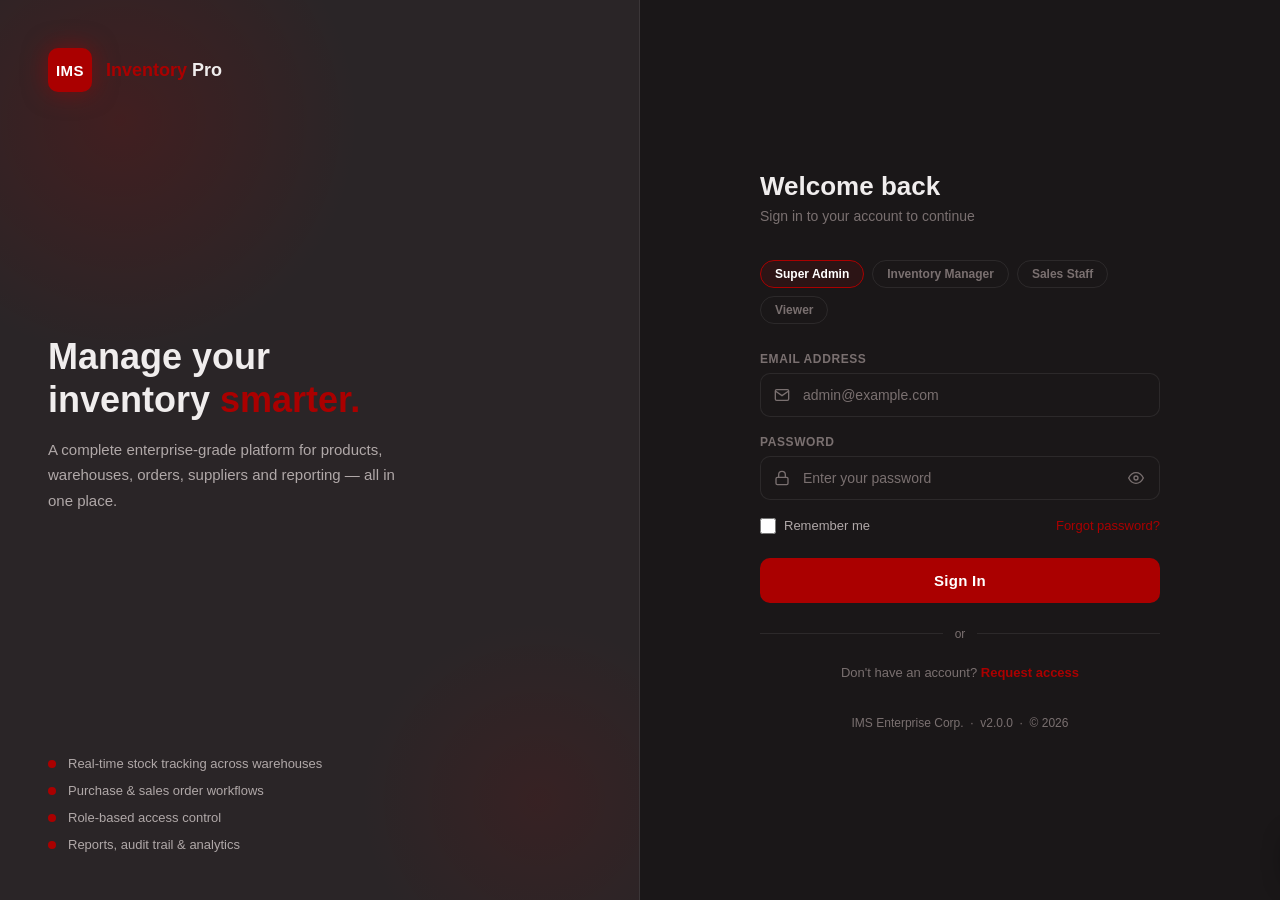
<file: index.html>
<!DOCTYPE html>
<html lang="en">
<head>
<meta charset="UTF-8">
<meta name="viewport" content="width=device-width, initial-scale=1.0">
<title>IMS — Sign In</title>
<link rel="stylesheet" href="login.css">
</head>
<body>

<!-- ═══════════════════════════════════════
     LEFT — BRANDING PANEL
════════════════════════════════════════ -->
<div class="brand-panel">

  <!-- Top: Logo -->
  <div class="logo">
    <div class="logo-box">IMS</div>
    <div class="logo-text"><span>Inventory</span> Pro</div>
  </div>

  <!-- Middle: Hero copy -->
  <div class="brand-hero">
    <h1>Manage your<br>inventory <span>smarter.</span></h1>
    <p>
      A complete enterprise-grade platform for products,
      warehouses, orders, suppliers and reporting — all in one place.
    </p>
  </div>

  <!-- Bottom: Features -->
  <div class="feature-list">
    <div class="feature-item">
      <span class="feature-dot"></span>
      Real-time stock tracking across warehouses
    </div>
    <div class="feature-item">
      <span class="feature-dot"></span>
      Purchase & sales order workflows
    </div>
    <div class="feature-item">
      <span class="feature-dot"></span>
      Role-based access control
    </div>
    <div class="feature-item">
      <span class="feature-dot"></span>
      Reports, audit trail & analytics
    </div>
  </div>

</div>

<!-- ═══════════════════════════════════════
     RIGHT — FORM PANEL
════════════════════════════════════════ -->
<div class="form-panel">
  <div class="login-card">

    <!-- Header -->
    <h2>Welcome back</h2>
    <p class="subtitle">Sign in to your account to continue</p>

    <!-- Role selector — purely UI, no backend yet -->
    <div class="role-select" id="role-select">
      <button class="role-badge active" onclick="selectRole(this)">Super Admin</button>
      <button class="role-badge" onclick="selectRole(this)">Inventory Manager</button>
      <button class="role-badge" onclick="selectRole(this)">Sales Staff</button>
      <button class="role-badge" onclick="selectRole(this)">Viewer</button>
    </div>

    <!-- Form -->
    <form id="login-form" onsubmit="handleLogin(event)" novalidate>

      <!-- Email -->
      <div class="form-group">
        <label for="email">Email Address</label>
        <div class="input-wrap">
          <!-- Mail icon -->
          <svg class="input-icon" viewBox="0 0 24 24" fill="none" stroke="currentColor" stroke-width="2">
            <path d="M4 4h16c1.1 0 2 .9 2 2v12c0 1.1-.9 2-2 2H4c-1.1 0-2-.9-2-2V6c0-1.1.9-2 2-2z"/>
            <polyline points="22,6 12,13 2,6"/>
          </svg>
          <input
            type="email"
            id="email"
            placeholder="admin@example.com"
            autocomplete="email"
            required
          >
        </div>
      </div>

      <!-- Password -->
      <div class="form-group">
        <label for="password">Password</label>
        <div class="input-wrap">
          <!-- Lock icon -->
          <svg class="input-icon" viewBox="0 0 24 24" fill="none" stroke="currentColor" stroke-width="2">
            <rect x="3" y="11" width="18" height="11" rx="2" ry="2"/>
            <path d="M7 11V7a5 5 0 0 1 10 0v4"/>
          </svg>
          <input
            type="password"
            id="password"
            placeholder="Enter your password"
            autocomplete="current-password"
            required
          >
          <!-- Show/hide toggle -->
          <button type="button" class="pw-toggle" onclick="togglePassword()" title="Show/hide password">
            <!-- Eye icon — swapped to eye-off when visible -->
            <svg id="eye-icon" viewBox="0 0 24 24" fill="none" stroke="currentColor" stroke-width="2">
              <path d="M1 12s4-8 11-8 11 8 11 8-4 8-11 8-11-8-11-8z"/>
              <circle cx="12" cy="12" r="3"/>
            </svg>
          </button>
        </div>
      </div>

      <!-- Remember me + forgot -->
      <div class="form-extras">
        <label class="checkbox-label">
          <input type="checkbox" id="remember">
          Remember me
        </label>
        <a href="#" class="forgot-link" onclick="showForgot(event)">Forgot password?</a>
      </div>

      <!-- Error message — hidden by default, shown on bad credentials -->
      <div class="error-msg" id="error-msg">
        <svg viewBox="0 0 24 24" fill="none" stroke="currentColor" stroke-width="2">
          <circle cx="12" cy="12" r="10"/>
          <line x1="12" y1="8" x2="12" y2="12"/>
          <line x1="12" y1="16" x2="12.01" y2="16"/>
        </svg>
        <span id="error-text">Invalid email or password. Please try again.</span>
      </div>

      <!-- Submit -->
      <button type="submit" class="btn-login" id="login-btn">
        <div class="spinner"></div>
        <span class="btn-text">Sign In</span>
      </button>

    </form>

    <div class="divider">or</div>

    <div class="guest-row">
      Don't have an account? <a href="#" onclick="showToast('Contact your system administrator to get access.')">Request access</a>
    </div>

    <div class="login-footer">
      IMS Enterprise Corp. &nbsp;·&nbsp; v2.0.0 &nbsp;·&nbsp; &copy; 2026
    </div>

  </div>
</div>

<!-- Toast notification -->
<div id="toast">
  <svg viewBox="0 0 24 24" fill="none" stroke="currentColor" stroke-width="2">
    <circle cx="12" cy="12" r="10"/>
    <line x1="12" y1="8" x2="12" y2="12"/>
    <line x1="12" y1="16" x2="12.01" y2="16"/>
  </svg>
  <span id="toast-msg">Message here</span>
</div>

<script type="module" src="login.js"></script>

</body>
</html>
</file>
<file: login.css>
:root {
  --bg-dark:     #1a1718;
  --bg-card:     #2a2527;
  --bg-surface:  #333031;
  --bg-input:    #1a1718;
  --accent:      #aa0000;
  --accent-hover:#cc1111;
  --accent-light: rgba(170,0,0,0.12);
  --text-primary: #f0eded;
  --text-secondary: #b0a8a8;
  --text-muted:  #7a7070;
  --border:      rgba(255,255,255,0.08);
  --danger:      #e74c3c;
  --success:     #2ecc71;
}

/* ─── RESET ─── */
*, *::before, *::after { box-sizing: border-box; margin: 0; padding: 0; }
body {
  font-family: 'Segoe UI', Arial, sans-serif;
  background: var(--bg-dark);
  color: var(--text-primary);
  min-height: 100vh;
  display: grid;
  /* Left panel (branding) | Right panel (form) */
  grid-template-columns: 1fr 1fr;
}

/* ─── LEFT PANEL — BRANDING ─── */
.brand-panel {
  position: relative;
  background: var(--bg-card);
  border-right: 1px solid var(--border);
  display: flex;
  flex-direction: column;
  justify-content: space-between;
  padding: 48px;
  overflow: hidden;
}

/* Decorative background circles — purely visual, no interaction */
.brand-panel::before,
.brand-panel::after {
  content: '';
  position: absolute;
  border-radius: 50%;
  /* We use box-shadow trick so they're one element each */
}
.brand-panel::before {
  width: 480px;
  height: 480px;
  background: radial-gradient(circle, rgba(170,0,0,0.18) 0%, transparent 70%);
  top: -120px;
  left: -120px;
}
.brand-panel::after {
  width: 360px;
  height: 360px;
  background: radial-gradient(circle, rgba(170,0,0,0.10) 0%, transparent 70%);
  bottom: -80px;
  right: -80px;
}

/* Logo */
.logo {
  display: flex;
  align-items: center;
  gap: 14px;
  position: relative; /* sit above ::before pseudo */
  z-index: 1;
}
.logo-box {
  width: 44px;
  height: 44px;
  background: var(--accent);
  border-radius: 10px;
  display: flex;
  align-items: center;
  justify-content: center;
  font-weight: 900;
  font-size: 15px;
  color: #fff;
  letter-spacing: 0.5px;
  /* Subtle inner glow to match the red theme */
  box-shadow: 0 0 24px rgba(170,0,0,0.5);
}
.logo-text {
  font-size: 18px;
  font-weight: 700;
  color: var(--text-primary);
}
.logo-text span { color: var(--accent); }

/* Center hero text */
.brand-hero {
  position: relative;
  z-index: 1;
}
.brand-hero h1 {
  font-size: 36px;
  font-weight: 800;
  line-height: 1.2;
  color: var(--text-primary);
  margin-bottom: 16px;
}
.brand-hero h1 span {
  color: var(--accent);
}
.brand-hero p {
  font-size: 15px;
  color: var(--text-secondary);
  line-height: 1.7;
  max-width: 360px;
}

/* Feature pills */
.feature-list {
  display: flex;
  flex-direction: column;
  gap: 12px;
  position: relative;
  z-index: 1;
}
.feature-item {
  display: flex;
  align-items: center;
  gap: 12px;
  font-size: 13px;
  color: var(--text-secondary);
}
.feature-dot {
  width: 8px;
  height: 8px;
  border-radius: 50%;
  background: var(--accent);
  flex-shrink: 0;
}

/* ─── RIGHT PANEL — FORM ─── */
.form-panel {
  display: flex;
  align-items: center;
  justify-content: center;
  padding: 48px 40px;
}

.login-card {
  width: 100%;
  max-width: 400px;
}

/* Header */
.login-card h2 {
  font-size: 26px;
  font-weight: 700;
  margin-bottom: 6px;
}
.login-card .subtitle {
  font-size: 14px;
  color: var(--text-muted);
  margin-bottom: 36px;
}

/* Role badge row */
.role-select {
  display: flex;
  gap: 8px;
  margin-bottom: 28px;
  flex-wrap: wrap;
}
.role-badge {
  padding: 6px 14px;
  border-radius: 20px;
  font-size: 12px;
  font-weight: 600;
  cursor: pointer;
  border: 1px solid var(--border);
  background: transparent;
  color: var(--text-muted);
  transition: all 0.2s;
}
.role-badge:hover {
  border-color: var(--accent);
  color: var(--text-primary);
}
.role-badge.active {
  background: var(--accent-light);
  border-color: var(--accent);
  color: #fff;
}

/* Form groups */
.form-group {
  display: flex;
  flex-direction: column;
  gap: 7px;
  margin-bottom: 18px;
}
.form-group label {
  font-size: 12px;
  font-weight: 600;
  color: var(--text-muted);
  text-transform: uppercase;
  letter-spacing: 0.6px;
}

/* Input wrapper — holds the icon + input + optional toggle */
.input-wrap {
  position: relative;
  display: flex;
  align-items: center;
}
.input-icon {
  position: absolute;
  left: 14px;
  color: var(--text-muted);
  width: 16px;
  height: 16px;
  pointer-events: none;
  /* vertically centered by flexbox on parent */
}
.form-group input {
  width: 100%;
  background: var(--bg-input);
  border: 1px solid var(--border);
  border-radius: 10px;
  padding: 13px 14px 13px 42px; /* left padding makes room for icon */
  color: var(--text-primary);
  font-size: 14px;
  outline: none;
  transition: border-color 0.2s, box-shadow 0.2s;
  font-family: inherit;
}
.form-group input::placeholder { color: var(--text-muted); }
.form-group input:focus {
  border-color: var(--accent);
  box-shadow: 0 0 0 3px rgba(170,0,0,0.15);
}
/* Password toggle button */
.pw-toggle {
  position: absolute;
  right: 12px;
  background: none;
  border: none;
  color: var(--text-muted);
  cursor: pointer;
  padding: 4px;
  display: flex;
  align-items: center;
  transition: color 0.2s;
}
.pw-toggle:hover { color: var(--text-primary); }
.pw-toggle svg { width: 16px; height: 16px; }

/* Remember + Forgot row */
.form-extras {
  display: flex;
  justify-content: space-between;
  align-items: center;
  margin-bottom: 24px;
}
.checkbox-label {
  display: flex;
  align-items: center;
  gap: 8px;
  font-size: 13px;
  color: var(--text-secondary);
  cursor: pointer;
  user-select: none;
}
.checkbox-label input[type="checkbox"] {
  width: 16px;
  height: 16px;
  accent-color: var(--accent);
  cursor: pointer;
}
.forgot-link {
  font-size: 13px;
  color: var(--accent);
  text-decoration: none;
  transition: color 0.2s;
}
.forgot-link:hover { color: var(--accent-hover); text-decoration: underline; }

/* Error message */
.error-msg {
  display: none; /* shown via JS */
  align-items: center;
  gap: 8px;
  background: rgba(231,76,60,0.1);
  border: 1px solid rgba(231,76,60,0.3);
  border-radius: 8px;
  padding: 10px 14px;
  font-size: 13px;
  color: var(--danger);
  margin-bottom: 18px;
}
.error-msg.show { display: flex; }
.error-msg svg { width: 15px; height: 15px; flex-shrink: 0; }

/* Submit button */
.btn-login {
  width: 100%;
  padding: 14px;
  background: var(--accent);
  color: #fff;
  border: none;
  border-radius: 10px;
  font-size: 15px;
  font-weight: 700;
  cursor: pointer;
  transition: background 0.2s, transform 0.1s;
  display: flex;
  align-items: center;
  justify-content: center;
  gap: 6px;
  letter-spacing: 0.3px;
}
.btn-login:hover { background: var(--accent-hover); }
.btn-login:active { transform: scale(0.99); }
.btn-login:disabled {
  opacity: 0.6;
  cursor: not-allowed;
  transform: none;
}

/* Spinner inside button */
.spinner {
  display: none;
  width: 18px;
  height: 18px;
  border: 2px solid rgba(255,255,255,0.3);
  border-top-color: #fff;
  border-radius: 50%;
  animation: spin 0.7s linear infinite;
}
.btn-login.loading .spinner { display: block; }
.btn-login.loading .btn-text { display: none; }
@keyframes spin { to { transform: rotate(360deg); } }

/* Divider */
.divider {
  display: flex;
  align-items: center;
  gap: 12px;
  margin: 24px 0;
  color: var(--text-muted);
  font-size: 12px;
}
.divider::before, .divider::after {
  content: '';
  flex: 1;
  height: 1px;
  background: var(--border);
}

/* Guest access row */
.guest-row {
  text-align: center;
  font-size: 13px;
  color: var(--text-muted);
}
.guest-row a {
  color: var(--accent);
  text-decoration: none;
  font-weight: 600;
}
.guest-row a:hover { text-decoration: underline; }

/* Footer */
.login-footer {
  margin-top: 36px;
  font-size: 12px;
  color: var(--text-muted);
  text-align: center;
}

/* ─── TOAST ─── */
#toast {
  position: fixed;
  bottom: 24px;
  right: 24px;
  background: var(--bg-card);
  border: 1px solid var(--border);
  border-left: 3px solid var(--success);
  border-radius: 10px;
  padding: 14px 18px;
  font-size: 14px;
  color: var(--text-primary);
  display: flex;
  align-items: center;
  gap: 10px;
  box-shadow: 0 8px 24px rgba(0,0,0,0.4);
  transform: translateX(120%);
  transition: transform 0.3s ease;
  z-index: 999;
}
#toast.show { transform: translateX(0); }
#toast svg { color: var(--success); width: 18px; height: 18px; }

/* ─── RESPONSIVE — collapses to single column on mobile ─── */
@media (max-width: 768px) {
  body { grid-template-columns: 1fr; }
  .brand-panel { display: none; } /* hide branding on small screens */
  .form-panel { padding: 40px 24px; }
}
</file>
